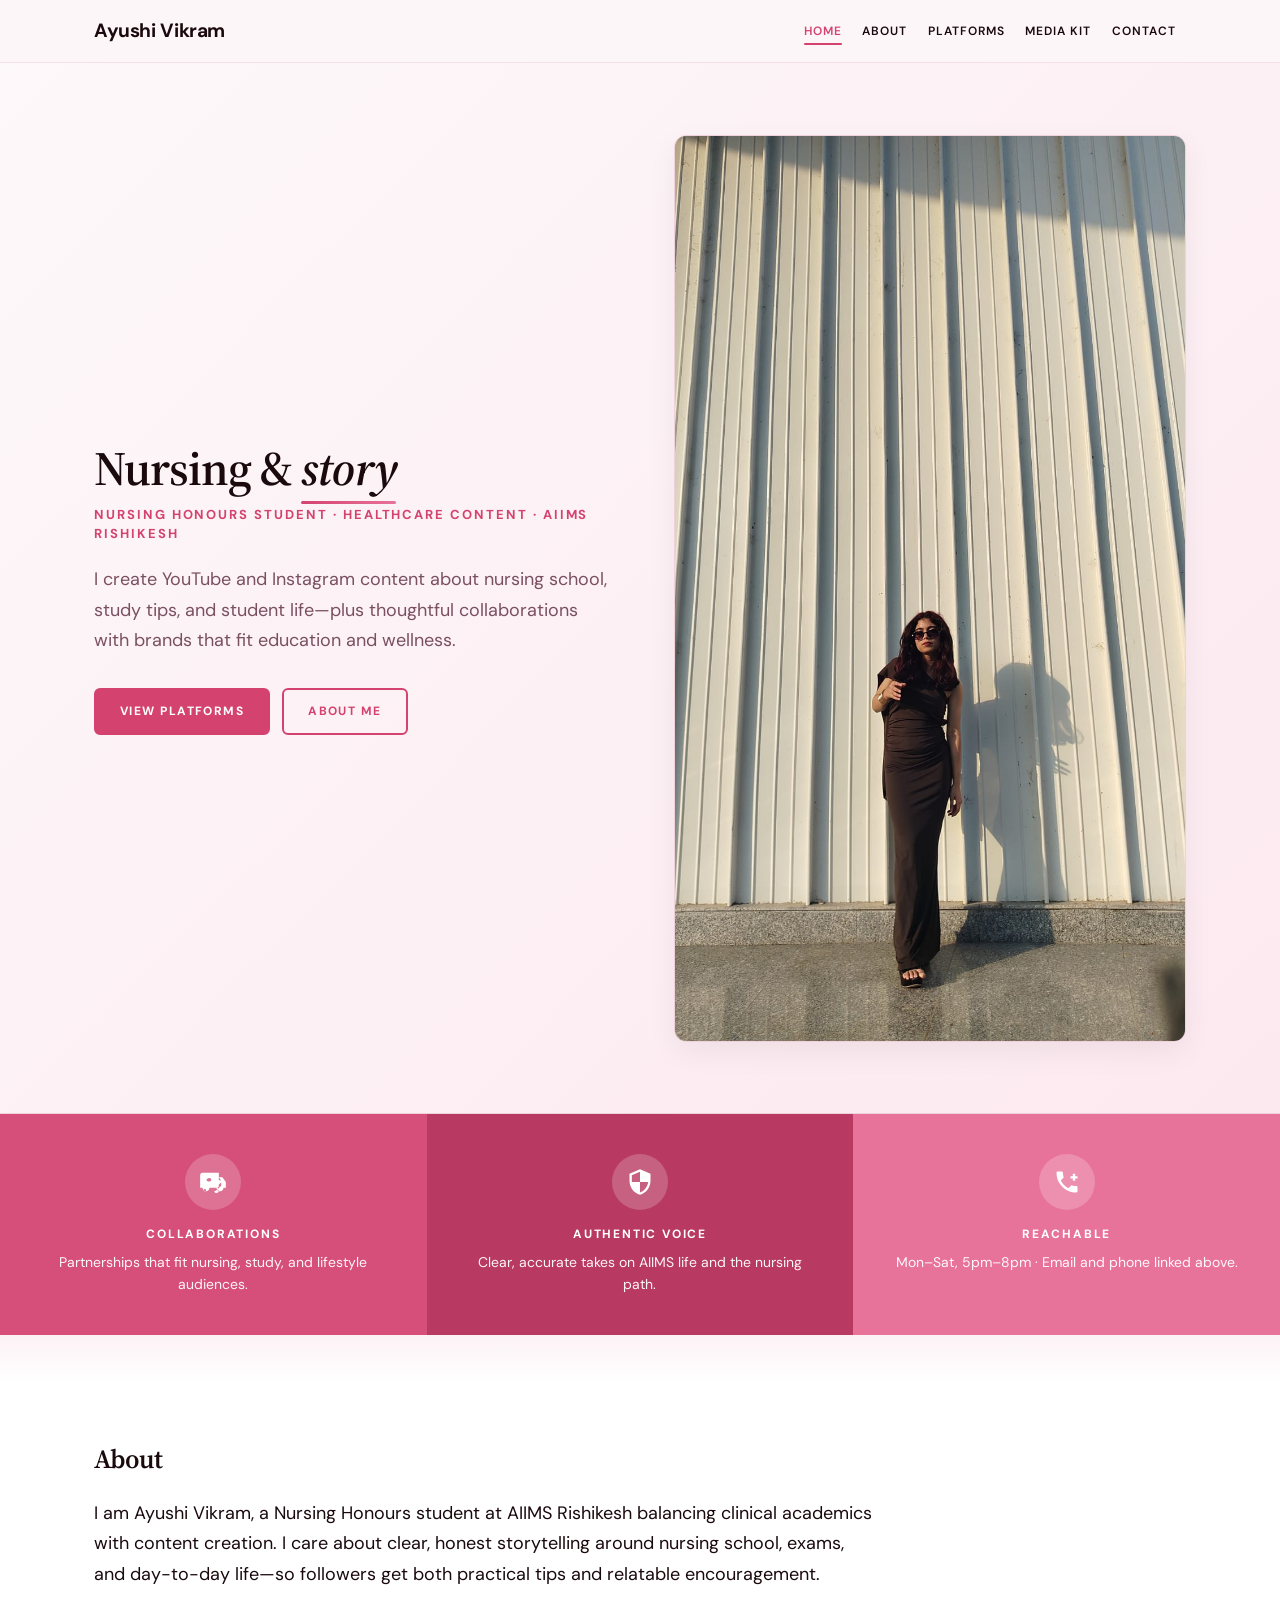
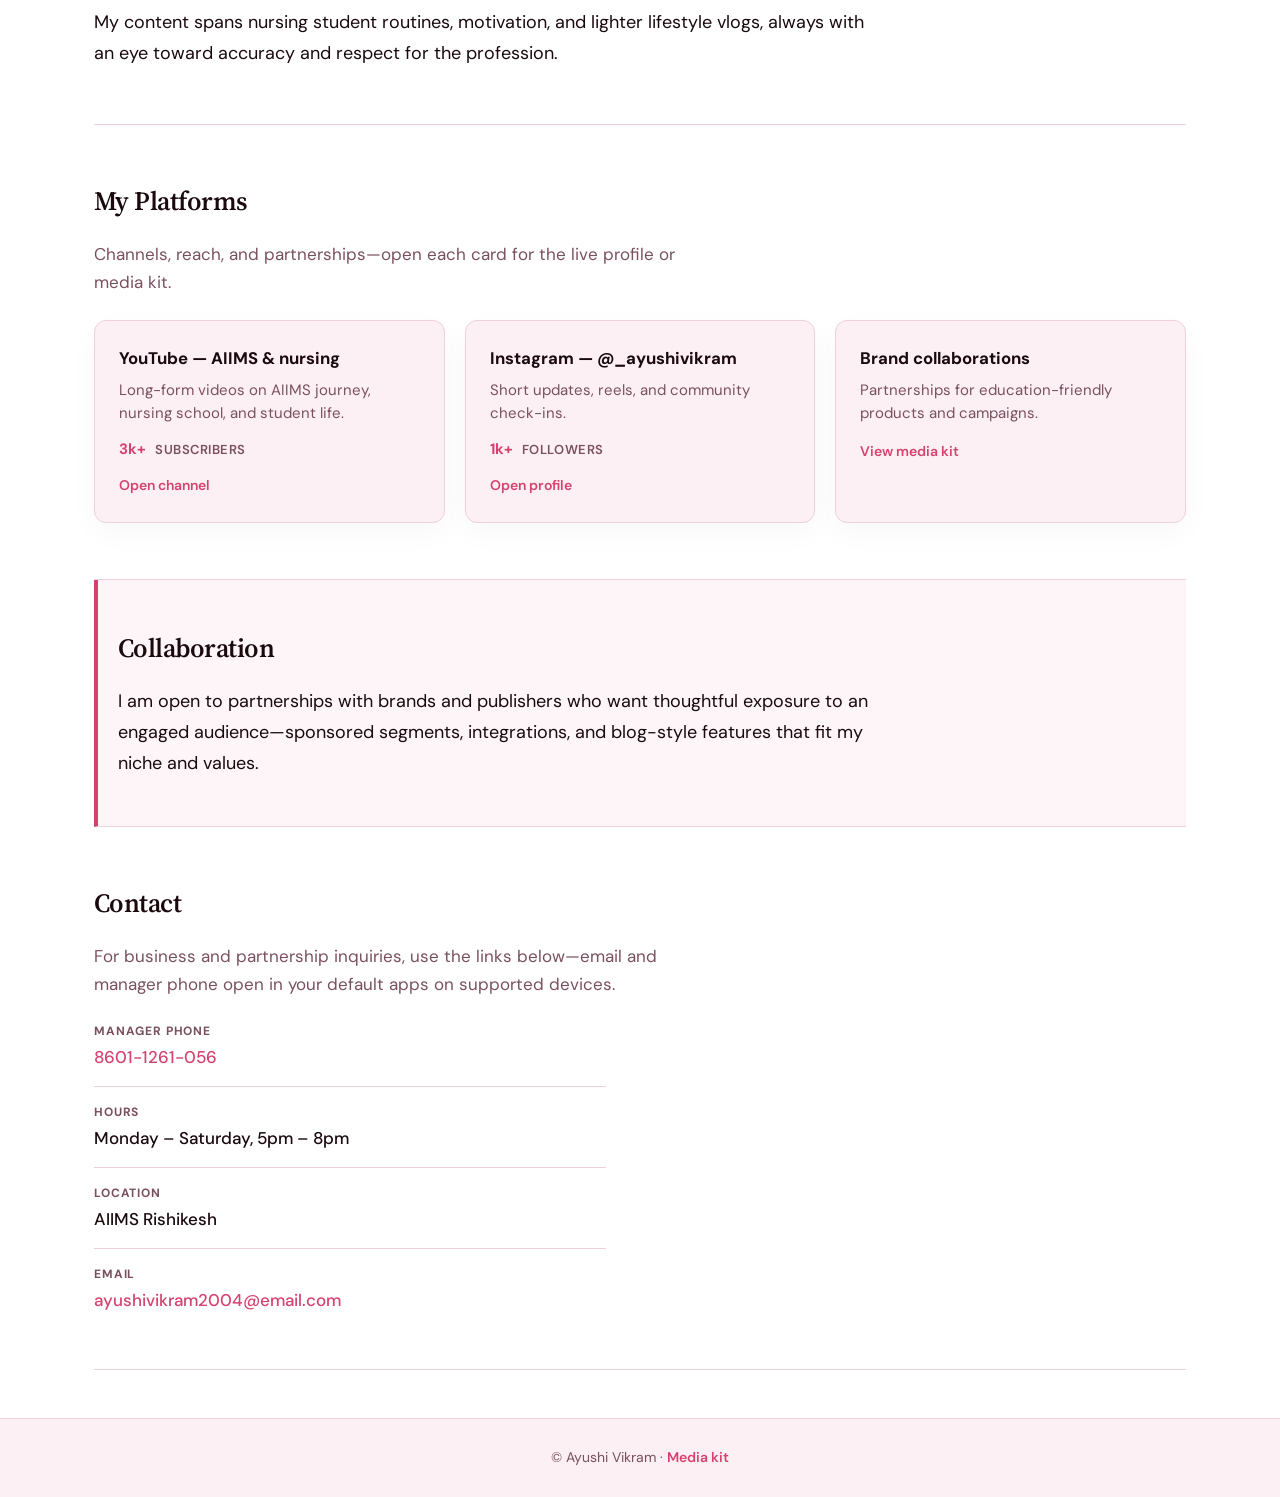
<file: index.html>
<!DOCTYPE html>
<html lang="en">
  <head>
    <meta charset="utf-8" />
    <meta name="viewport" content="width=device-width, initial-scale=1" />
    <title>Ayushi Vikram — Portfolio</title>
    <link rel="preconnect" href="https://fonts.googleapis.com" />
    <link rel="preconnect" href="https://fonts.gstatic.com" crossorigin />
    <link
      href="https://fonts.googleapis.com/css2?family=DM+Sans:ital,opsz,wght@0,9..40,400;0,9..40,500;0,9..40,600;0,9..40,700;1,9..40,400&family=Source+Serif+4:ital,opsz,wght@0,8..60,400;0,8..60,600;0,8..60,700;1,8..60,400&display=swap"
      rel="stylesheet"
    />
    <link rel="stylesheet" href="styles.css" />
  </head>
  <body class="page-home">
    <a class="skip-link" href="#main">Skip to content</a>

    <header class="site-head">
      <div class="site-head-bar">
        <a class="site-head__logo" href="index.html">Ayushi Vikram</a>
        <button class="nav-toggle" aria-label="Toggle navigation" aria-expanded="false">
          <span></span><span></span><span></span>
        </button>
        <nav class="site-head__nav" aria-label="Primary" id="site-nav">
          <ul class="site-nav__links">
            <li><a href="index.html" aria-current="page">Home</a></li>
            <li><a href="#about">About</a></li>
            <li><a href="#projects">Platforms</a></li>
            <li><a href="media-kit.html">Media kit</a></li>
            <li><a href="#contact">Contact</a></li>
          </ul>
        </nav>
      </div>
    </header>

    <main id="main">
      <section class="editorial-hero" aria-labelledby="home-heading">
        <div class="editorial-hero__inner">
          <div class="editorial-hero__copy">
            <h1 class="editorial-hero__display" id="home-heading">Nursing &amp; <span class="hero-highlight">story</span></h1>
            <p class="editorial-hero__sub">
              Nursing Honours student · Healthcare content · AIIMS Rishikesh
            </p>
            <p class="editorial-hero__lead">
              I create YouTube and Instagram content about nursing school, study tips, and student
              life—plus thoughtful collaborations with brands that fit education and wellness.
            </p>
            <div class="editorial-hero__actions">
              <a class="btn btn--hero-primary" href="#projects">View platforms</a>
              <a class="btn btn--hero-secondary" href="#about">About me</a>
            </div>
          </div>
          <div class="editorial-hero__figure">
            <img
              class="editorial-hero__photo"
              src="assets/model.jpeg"
              alt="Portrait of Ayushi Vikram"
              width="519"
              height="734"
            />
          </div>
        </div>
      </section>

      <section class="feature-strip" aria-label="Working together">
        <article class="feature-strip__card feature-strip__card--coral">
          <div class="feature-strip__icon" aria-hidden="true">
            <svg viewBox="0 0 24 24" width="28" height="28" fill="currentColor">
              <path
                d="M20 8h-3V4H3c-1.1 0-2 .9-2 2v11h2c0 1.66 1.34 3 3 3s3-1.34 3-3h6c0 1.66 1.34 3 3 3s3-1.34 3-3h2v-5l-3-4zm-3 0l1.96 2.5H17V8zm-9 3.5c-.83 0-1.5-.67-1.5-1.5S8.17 8.5 9 8.5s1.5.67 1.5 1.5-.67 1.5-1.5 1.5zM5 20c-.55 0-1-.45-1-1s.45-1 1-1 1 .45 1 1-.45 1-1 1zm14.16-3.09c-.09.04-.19.09-.29.09-.81 0-1.55-.5-1.84-1.26-.28-.75-.1-1.58.45-2.09l2.25-2.09H17V9h-4.29c-.05 0-.1 0-.14.01-.98.02-1.72.81-1.73 1.79-.01 1.03.82 1.87 1.85 1.88H19v2.5l-2.84 2.83c.43.37.69.9.69 1.48 0 1.1-.9 2-2 2-.87 0-1.61-.55-1.88-1.32zM17 18c-.55 0-1-.45-1-1s.45-1 1-1 1 .45 1 1-.45 1-1 1z"
              />
            </svg>
          </div>
          <h2 class="feature-strip__title">Collaborations</h2>
          <p class="feature-strip__text">Partnerships that fit nursing, study, and lifestyle audiences.</p>
        </article>
        <article class="feature-strip__card feature-strip__card--mint">
          <div class="feature-strip__icon" aria-hidden="true">
            <svg viewBox="0 0 24 24" width="28" height="28" fill="currentColor">
              <path
                d="M12 1L3 5v6c0 5.55 3.84 10.74 9 12 5.16-1.26 9-6.45 9-12V5l-9-4zm0 10.99h7c-.53 4.12-3.28 7.79-7 8.94V12H5V6.3l7-3.11v8.8z"
              />
            </svg>
          </div>
          <h2 class="feature-strip__title">Authentic voice</h2>
          <p class="feature-strip__text">Clear, accurate takes on AIIMS life and the nursing path.</p>
        </article>
        <article class="feature-strip__card feature-strip__card--mustard">
          <div class="feature-strip__icon" aria-hidden="true">
            <svg viewBox="0 0 24 24" width="28" height="28" fill="currentColor">
              <path
                d="M20 15.5c-1.25 0-2.45-.2-3.57-.57-.35-.11-.75-.03-1.02.24l-2.2 2.2c-2.83-1.44-5.15-3.75-6.59-6.59l2.2-2.21c.28-.26.36-.65.25-1C8.7 6.45 8.5 5.25 8.5 4c0-.55-.45-1-1-1H4c-.55 0-1 .45-1 1 0 9.39 7.61 17 17 17 .55 0 1-.45 1-1v-3.5c0-.55-.45-1-1-1zM19 9h2V7h-2V5h-2v2h-2v2h2v2h2V9z"
              />
            </svg>
          </div>
          <h2 class="feature-strip__title">Reachable</h2>
          <p class="feature-strip__text">Mon–Sat, 5pm–8pm · Email and phone linked above.</p>
        </article>
      </section>

      <div class="section-wave" aria-hidden="true"></div>

      <div class="layout-container">
        <section id="about" class="home-section" aria-labelledby="about-title">
          <h2 id="about-title" class="home-section__title">About</h2>
          <div class="home-section__prose">
            <p>
              I am Ayushi Vikram, a Nursing Honours student at AIIMS Rishikesh balancing clinical
              academics with content creation. I care about clear, honest storytelling around nursing school,
              exams, and day-to-day life—so followers get both practical tips and relatable
              encouragement.
            </p>
            <p>
              My content spans nursing student routines, motivation, and lighter lifestyle vlogs,
              always with an eye toward accuracy and respect for the profession.
            </p>
          </div>
        </section>

        <section id="projects" class="home-section" aria-labelledby="projects-title">
          <h2 id="projects-title" class="home-section__title">My Platforms</h2>
          <p class="home-section__lede">
            Channels, reach, and partnerships—open each card for the live profile or media kit.
          </p>
          <ul class="project-list">
            <li class="project-card">
              <h3 class="project-card__name">YouTube — AIIMS &amp; nursing</h3>
              <p class="project-card__desc">Long-form videos on AIIMS journey, nursing school, and student life.</p>
              <p class="project-card__reach">
                <span class="project-card__reach-value">3k+</span>
                <span class="project-card__reach-label">subscribers</span>
              </p>
              <a
                class="project-card__link"
                href="https://www.youtube.com/@ayushivikram"
                rel="noopener noreferrer"
                >Open channel</a
              >
            </li>
            <li class="project-card">
              <h3 class="project-card__name">Instagram — @_ayushivikram</h3>
              <p class="project-card__desc">Short updates, reels, and community check-ins.</p>
              <p class="project-card__reach">
                <span class="project-card__reach-value">1k+</span>
                <span class="project-card__reach-label">followers</span>
              </p>
              <a
                class="project-card__link"
                href="https://www.instagram.com/_ayushivikram"
                rel="noopener noreferrer"
                >Open profile</a
              >
            </li>
            <li class="project-card">
              <h3 class="project-card__name">Brand collaborations</h3>
              <p class="project-card__desc">Partnerships for education-friendly products and campaigns.</p>
              <a class="project-card__link" href="media-kit.html">View media kit</a>
            </li>
          </ul>
        </section>

        <section id="services" class="home-section home-section--accent" aria-labelledby="services-title">
          <h2 id="services-title" class="home-section__title">Collaboration</h2>
          <div class="home-section__prose">
            <p>
              I am open to partnerships with brands and publishers who want thoughtful exposure to an
              engaged audience—sponsored segments, integrations, and blog-style features that fit
              my niche and values.
            </p>
          </div>
        </section>

        <section id="contact" class="home-section" aria-labelledby="contact-title">
          <h2 id="contact-title" class="home-section__title">Contact</h2>
          <p class="home-section__lede">
            For business and partnership inquiries, use the links below—email and manager phone open in
            your default apps on supported devices.
          </p>
          <ul class="contact-block">
            <li>
              <span class="contact-block__label">Manager phone</span>
              <a class="contact-block__value" href="tel:+9186011261056">8601-1261-056</a>
            </li>
            <li>
              <span class="contact-block__label">Hours</span>
              <span class="contact-block__value">Monday – Saturday, 5pm – 8pm</span>
            </li>
            <li>
              <span class="contact-block__label">Location</span>
              <span class="contact-block__value">AIIMS Rishikesh</span>
            </li>
            <li>
              <span class="contact-block__label">Email</span>
              <a class="contact-block__value" href="mailto:ayushivikram2004@email.com"
                >ayushivikram2004@email.com</a
              >
            </li>
          </ul>
        </section>
      </div>
    </main>

    <footer class="site-footer">
      <p>© Ayushi Vikram · <a href="media-kit.html">Media kit</a></p>
    </footer>
  <script>
    const btn = document.querySelector('.nav-toggle');
    const nav = document.getElementById('site-nav');
    btn.addEventListener('click', () => {
      const open = btn.getAttribute('aria-expanded') === 'true';
      btn.setAttribute('aria-expanded', String(!open));
      nav.classList.toggle('is-open', !open);
    });
    // Close nav when a link is tapped on mobile
    nav.querySelectorAll('a').forEach(a => {
      a.addEventListener('click', () => {
        btn.setAttribute('aria-expanded', 'false');
        nav.classList.remove('is-open');
      });
    });
  </script>
  </body>
</html>
</file>
<file: styles.css>
/* Ayushi Vikram — portfolio */

/* —— Keyframe animations —— */
@keyframes gradientBG {
  0%   { background-position: 0% 50%; }
  50%  { background-position: 100% 50%; }
  100% { background-position: 0% 50%; }
}

@keyframes fadeSlideUp {
  from { opacity: 0; transform: translateY(22px); }
  to   { opacity: 1; transform: translateY(0); }
}

@keyframes float {
  0%, 100% { transform: translateY(0px); }
  50%       { transform: translateY(-10px); }
}

@keyframes zoomReveal {
  from { opacity: 0; transform: scale(1.06); }
  to   { opacity: 1; transform: scale(1); }
}

@keyframes glowPulse {
  0%, 100% { box-shadow: 0 10px 30px rgba(0,0,0,0.06), 0 0 0 0 rgba(212,67,111,0); }
  50%       { box-shadow: 0 18px 50px rgba(0,0,0,0.08), 0 0 30px 4px rgba(212,67,111,0.08); }
}

@keyframes underlineGrow {
  from { transform: scaleX(0); }
  to   { transform: scaleX(1); }
}
:root {
  --accent: #d4436f;
  --accent-hover: #b8325a;
  --black: #1a0a0e;
  --white: #ffffff;
  --surface: #fdf0f5;
  --border: #f0d0db;
  --text-muted: #7a5060;
  --feature-coral: #d64f7a;
  --feature-mint: #b83a62;
  --feature-mustard: #e8739a;
  --glass-bg: rgba(253, 245, 248, 0.85);
  --sans: "DM Sans", system-ui, sans-serif;
  --serif: "Source Serif 4", Georgia, serif;
  --max: 1140px;
}

*,
*::before,
*::after {
  box-sizing: border-box;
}

html {
  scroll-behavior: smooth;
}

body {
  margin: 0;
  font-family: var(--sans);
  font-size: 1rem;
  line-height: 1.55;
  color: var(--black);
  background: var(--white);
}

img {
  max-width: 100%;
  height: auto;
  display: block;
}

a {
  color: var(--accent);
  text-decoration: none;
}

a:hover {
  color: var(--accent-hover);
  text-decoration: underline;
}

:focus-visible {
  outline: 2px solid var(--accent);
  outline-offset: 2px;
}

.skip-link {
  position: absolute;
  left: -9999px;
  top: 0.75rem;
  z-index: 100;
  padding: 0.5rem 1rem;
  background: var(--black);
  color: var(--white);
  font-weight: 600;
}

.skip-link:focus-visible {
  left: 0.75rem;
  outline-color: var(--white);
}

/* —— Header: frosted glass sticky bar —— */
.site-head {
  position: sticky;
  top: 0;
  z-index: 200;
  background: var(--glass-bg);
  backdrop-filter: blur(12px);
  -webkit-backdrop-filter: blur(12px);
  border-bottom: 1px solid rgba(240, 208, 219, 0.6);
}

.site-head-bar {
  max-width: var(--max);
  margin: 0 auto;
  padding: 0.9rem clamp(1rem, 4vw, 1.5rem);
  display: flex;
  align-items: center;
  justify-content: space-between;
  gap: 1rem;
}

.site-head__logo {
  font-family: var(--sans);
  font-size: clamp(1.05rem, 2.2vw, 1.2rem);
  font-weight: 700;
  letter-spacing: -0.02em;
  color: var(--black);
  text-decoration: none;
  flex-shrink: 0;
}

.site-head__logo:hover {
  color: var(--accent);
  text-decoration: none;
}

/* —— Hamburger toggle button —— */
.nav-toggle {
  display: none;
  flex-direction: column;
  justify-content: center;
  gap: 5px;
  width: 40px;
  height: 40px;
  padding: 8px;
  background: none;
  border: none;
  cursor: pointer;
  border-radius: 6px;
  flex-shrink: 0;
}

.nav-toggle:focus-visible {
  outline: 2px solid var(--accent);
  outline-offset: 2px;
}

.nav-toggle span {
  display: block;
  height: 2px;
  background: var(--black);
  border-radius: 2px;
  transition: transform 0.3s ease, opacity 0.3s ease;
  transform-origin: center;
}

/* Hamburger → × animation */
.nav-toggle[aria-expanded="true"] span:nth-child(1) {
  transform: translateY(7px) rotate(45deg);
}
.nav-toggle[aria-expanded="true"] span:nth-child(2) {
  opacity: 0;
  transform: scaleX(0);
}
.nav-toggle[aria-expanded="true"] span:nth-child(3) {
  transform: translateY(-7px) rotate(-45deg);
}

/* —— Nav —— */
.site-head__nav {
  display: flex;
  justify-content: flex-end;
}

.site-nav__links {
  display: flex;
  flex-wrap: nowrap;
  justify-content: flex-end;
  gap: 0;
  list-style: none;
  margin: 0;
  padding: 0;
}

.site-nav__links a {
  position: relative;
  display: inline-block;
  padding: 0.45rem 0.65rem;
  font-size: 0.75rem;
  font-weight: 600;
  text-transform: uppercase;
  letter-spacing: 0.08em;
  color: var(--black);
  text-decoration: none;
}

/* Animated underline on nav links */
.site-nav__links a::after {
  content: '';
  position: absolute;
  bottom: 2px;
  left: 50%;
  height: 2px;
  width: 0;
  background: var(--accent);
  border-radius: 2px;
  transition: width 0.3s ease, left 0.3s ease;
}

.site-nav__links a:hover {
  color: var(--accent);
  text-decoration: none;
}

.site-nav__links a:hover::after,
.site-nav__links a[aria-current="page"]::after {
  width: calc(100% - 1.3rem);
  left: 0.65rem;
}

.site-nav__links a[aria-current="page"] {
  color: var(--accent);
  text-decoration: none;
}

/* —— Mobile nav: hamburger drawer —— */
@media (max-width: 767px) {
  .nav-toggle {
    display: flex;
  }

  .site-head__nav {
    position: absolute;
    top: 100%;
    left: 0;
    right: 0;
    background: var(--glass-bg);
    backdrop-filter: blur(12px);
    -webkit-backdrop-filter: blur(12px);
    border-bottom: 1px solid rgba(240, 208, 219, 0.6);
    overflow: hidden;
    max-height: 0;
    transition: max-height 0.35s ease;
    justify-content: flex-start;
  }

  .site-head__nav.is-open {
    max-height: 320px;
  }

  .site-nav__links {
    flex-direction: column;
    flex-wrap: nowrap;
    justify-content: flex-start;
    width: 100%;
    padding: 0.5rem 0 1rem;
  }

  .site-nav__links a {
    display: block;
    padding: 0.7rem clamp(1rem, 4vw, 1.5rem);
    font-size: 0.8125rem;
  }

  .site-nav__links a::after {
    display: none;
  }

  .site-nav__links a[aria-current="page"] {
    border-left: 3px solid var(--accent);
    padding-left: calc(clamp(1rem, 4vw, 1.5rem) - 3px);
  }
}

/* —— Media kit: section title (black bar) —— */
.section-title {
  margin: 0 0 1rem;
  padding: 0.5rem 0.85rem;
  font-family: var(--serif);
  font-size: 1.15rem;
  font-weight: 700;
  letter-spacing: 0.04em;
  text-transform: uppercase;
  background: var(--black);
  color: var(--white);
  display: inline-block;
}

/* —— Hero: animated gradient background —— */
.editorial-hero {
  background: linear-gradient(-45deg, #fdf0f5, #fffcfd, #fce4ec, #fdf8fa);
  background-size: 400% 400%;
  animation: gradientBG 15s ease infinite;
  border-bottom: 1px solid var(--border);
}

.editorial-hero__inner {
  width: 100%;
  max-width: var(--max);
  margin: 0 auto;
  padding: clamp(2.5rem, 6vw, 4.5rem) clamp(1rem, 4vw, 1.5rem);
  display: grid;
  grid-template-columns: 1fr;
  gap: clamp(2rem, 5vw, 3rem);
  align-items: center;
}

@media (min-width: 900px) {
  .editorial-hero__inner {
    grid-template-columns: repeat(12, minmax(0, 1fr));
    column-gap: 2.5rem;
  }

  .editorial-hero__copy {
    grid-column: span 6;
  }

  .editorial-hero__figure {
    grid-column: span 6;
  }
}

@media (min-width: 1280px) {
  .editorial-hero__inner {
    column-gap: 3.5rem;
  }
}

.editorial-hero__copy {
  max-width: 38rem;
}

.editorial-hero__display {
  margin: 0 0 0.75rem;
  font-family: var(--serif);
  font-size: clamp(1.85rem, 5.5vw, 3rem);
  font-weight: 600;
  line-height: 1.1;
  letter-spacing: -0.02em;
  color: var(--black);
  animation: fadeSlideUp 0.8s ease both;
  animation-delay: 0.2s;
}

.editorial-hero__sub {
  margin: 0 0 1.25rem;
  font-family: var(--sans);
  font-size: clamp(0.7rem, 1.5vw, 0.8125rem);
  font-weight: 700;
  line-height: 1.45;
  text-transform: uppercase;
  letter-spacing: 0.15em;
  color: var(--accent);
  animation: fadeSlideUp 0.8s ease both;
  animation-delay: 0.4s;
}

.editorial-hero__lead {
  margin: 0 0 2rem;
  font-size: clamp(1rem, 1.8vw, 1.125rem);
  line-height: 1.7;
  text-align: left;
  color: var(--text-muted);
  animation: fadeSlideUp 0.8s ease both;
  animation-delay: 0.6s;
}

.editorial-hero__actions {
  display: flex;
  flex-wrap: wrap;
  gap: 0.75rem;
  animation: fadeSlideUp 0.8s ease both;
  animation-delay: 0.8s;
}

.editorial-hero__figure {
  display: flex;
  justify-content: center;
  animation: float 6s ease-in-out infinite, fadeSlideUp 0.8s ease both;
  animation-delay: 0s, 0.5s;
}

/* Mobile: center portrait, constrain size */
@media (max-width: 899px) {
  .editorial-hero__figure {
    order: 2;
  }
  .editorial-hero__copy {
    order: 1;
  }
}

@media (min-width: 900px) {
  .editorial-hero__figure {
    justify-content: flex-end;
  }
}

.editorial-hero__photo {
  display: block;
  width: 100%;
  max-width: 72vw;
  height: auto;
  margin: 0 auto;
  border: 1px solid var(--border);
  border-radius: 12px;
  box-shadow: 0 10px 30px rgba(0, 0, 0, 0.06);
  /* Explicit properties to avoid shorthand parsing ambiguity */
  animation-name: zoomReveal, glowPulse;
  animation-duration: 1s, 4s;
  animation-timing-function: cubic-bezier(0.22, 1, 0.36, 1), ease-in-out;
  animation-delay: 0.5s, 1.6s;
  animation-iteration-count: 1, infinite;
  animation-fill-mode: both, none;
  transition: transform 0.5s cubic-bezier(0.22, 1, 0.36, 1), box-shadow 0.5s ease;
}

.editorial-hero__photo:hover {
  transform: scale(1.02);
  box-shadow: 0 20px 50px rgba(0, 0, 0, 0.1), 0 0 40px 6px rgba(212, 67, 111, 0.1);
}

@media (min-width: 480px) {
  .editorial-hero__photo {
    max-width: 320px;
  }
}

@media (min-width: 900px) {
  .editorial-hero__photo {
    width: min(100%, 30rem);
    max-width: min(100%, 30rem);
    margin-inline: 0;
  }
}

@media (min-width: 1280px) {
  .editorial-hero__photo {
    width: min(100%, 32rem);
    max-width: min(100%, 32rem);
  }
}

/* —— Buttons —— */
.btn {
  display: inline-flex;
  align-items: center;
  justify-content: center;
  padding: 0.75rem 1.5rem;
  font-family: var(--sans);
  font-size: 0.75rem;
  font-weight: 700;
  text-transform: uppercase;
  letter-spacing: 0.12em;
  text-decoration: none;
  border-radius: 6px;
  border: 2px solid transparent;
  cursor: pointer;
  transition: transform 0.3s ease, box-shadow 0.3s ease, background 0.3s ease, border-color 0.3s ease, color 0.3s ease;
}

.btn:hover {
  text-decoration: none;
}

.btn--hero-primary {
  background: var(--accent);
  border-color: var(--accent);
  color: var(--white);
}

.btn--hero-primary:hover {
  background: var(--accent-hover);
  border-color: var(--accent-hover);
  color: var(--white);
  transform: translateY(-2px);
  box-shadow: 0 8px 20px rgba(212, 67, 111, 0.3);
}

.btn--hero-secondary {
  background: transparent;
  border-color: var(--accent);
  color: var(--accent);
}

.btn--hero-secondary:hover {
  background: var(--accent);
  border-color: var(--accent);
  color: var(--white);
  transform: translateY(-2px);
  box-shadow: 0 8px 20px rgba(212, 67, 111, 0.2);
}

.btn--primary {
  background: var(--accent);
  border-color: var(--accent);
  color: var(--white);
}

.btn--primary:hover {
  background: var(--accent-hover);
  border-color: var(--accent-hover);
  color: var(--white);
  transform: translateY(-2px);
  box-shadow: 0 8px 20px rgba(212, 67, 111, 0.3);
}

.btn--ghost {
  background: transparent;
  border-color: var(--border);
  color: var(--black);
}

.btn--ghost:hover {
  border-color: var(--accent);
  color: var(--accent);
  transform: translateY(-2px);
}

/* —— Feature strip (three columns) —— */
.feature-strip {
  display: grid;
  grid-template-columns: 1fr;
}

@media (min-width: 768px) {
  .feature-strip {
    grid-template-columns: repeat(3, 1fr);
  }
}

.feature-strip__card {
  padding: clamp(1.75rem, 4vw, 2.5rem) clamp(1.25rem, 3vw, 2rem);
  text-align: center;
  color: var(--white);
}

.feature-strip__card--coral {
  background: var(--feature-coral);
}

.feature-strip__card--mint {
  background: var(--feature-mint);
}

.feature-strip__card--mustard {
  background: var(--feature-mustard);
}

.feature-strip__icon {
  display: flex;
  align-items: center;
  justify-content: center;
  width: 56px;
  height: 56px;
  margin: 0 auto 1rem;
  border-radius: 50%;
  background: rgba(255, 255, 255, 0.2);
  color: var(--white);
}

.feature-strip__title {
  margin: 0 0 0.5rem;
  font-size: 0.75rem;
  font-weight: 700;
  text-transform: uppercase;
  letter-spacing: 0.15em;
  line-height: 1.35;
}

.feature-strip__text {
  margin: 0;
  font-size: 0.875rem;
  line-height: 1.6;
  opacity: 0.95;
  max-width: 22rem;
  margin-left: auto;
  margin-right: auto;
}

/* —— Layout: 12-column content grid —— */
.layout-container {
  max-width: var(--max);
  margin: 0 auto;
  padding: 0 clamp(1rem, 4vw, 1.5rem) 3rem;
  display: grid;
  grid-template-columns: repeat(12, minmax(0, 1fr));
  column-gap: 1.5rem;
}

/* —— Home: sections —— */
.home-section {
  grid-column: 1 / -1;
  padding: clamp(2.5rem, 5vw, 3.5rem) 0;
  border-bottom: 1px solid var(--border);
}

.home-section--accent {
  margin-top: 0;
  padding: clamp(2rem, 4vw, 3rem) 1.25rem;
  background: rgba(212, 67, 111, 0.05);
  border-bottom: 1px solid var(--border);
  border-left: 4px solid var(--accent);
}

.home-section__title {
  margin: 0 0 1.1rem;
  font-family: var(--serif);
  font-size: clamp(1.35rem, 2.2vw, 1.65rem);
  font-weight: 600;
  letter-spacing: -0.02em;
  color: var(--black);
}

.home-section__lede {
  margin: 0 0 1.5rem;
  max-width: 52ch;
  font-size: 1.0625rem;
  line-height: 1.65;
  color: var(--text-muted);
  text-align: left;
}

.home-section__prose {
  max-width: 65ch;
  font-size: clamp(1.0625rem, 1.5vw, 1.125rem);
  line-height: 1.7;
  text-align: left;
  color: var(--black);
}

.home-section__prose p {
  margin: 0;
}

.home-section__prose p + p {
  margin-top: 1.1rem;
}

.project-list {
  list-style: none;
  margin: 0;
  padding: 0;
  display: grid;
  gap: 1.25rem;
  grid-template-columns: repeat(auto-fit, minmax(260px, 1fr));
}

.project-card {
  padding: 1.5rem 1.5rem;
  border: 1px solid var(--border);
  border-radius: 12px;
  background: var(--surface);
  box-shadow: 0 10px 30px rgba(0, 0, 0, 0.03);
  transition: transform 0.3s ease, box-shadow 0.3s ease, border-color 0.3s ease, background 0.3s ease;
}

.project-card:hover {
  transform: translateY(-8px);
  box-shadow: 0 24px 48px rgba(212, 67, 111, 0.18), 0 6px 16px rgba(212, 67, 111, 0.1);
  border-color: var(--accent);
  background: #fff5f8;
}

.project-card__name {
  margin: 0 0 0.5rem;
  font-size: 1.05rem;
  font-weight: 700;
}

.project-card__desc {
  margin: 0 0 0.85rem;
  font-size: 0.9375rem;
  line-height: 1.55;
  color: var(--text-muted);
}

.project-card__reach {
  margin: 0 0 0.85rem;
  font-size: 0.9375rem;
  line-height: 1.35;
  color: var(--text-muted);
}

.project-card__reach-value {
  font-weight: 700;
  color: var(--accent);
  margin-right: 0.35em;
}

.project-card__reach-label {
  font-size: 0.8125rem;
  font-weight: 600;
  letter-spacing: 0.04em;
  text-transform: uppercase;
}

.project-card__link {
  font-weight: 600;
  font-size: 0.875rem;
}

.contact-block {
  list-style: none;
  margin: 0;
  padding: 0;
  max-width: 32rem;
  display: grid;
  gap: 1rem;
}

.contact-block li {
  display: grid;
  gap: 0.2rem;
  padding-bottom: 1rem;
  border-bottom: 1px solid var(--border);
}

.contact-block li:last-child {
  border-bottom: none;
  padding-bottom: 0;
}

.contact-block__label {
  font-size: 0.75rem;
  font-weight: 700;
  text-transform: uppercase;
  letter-spacing: 0.07em;
  color: var(--text-muted);
}

.contact-block__value {
  font-size: 1.0625rem;
  font-weight: 500;
  color: var(--black);
  text-decoration: none;
}

a.contact-block__value {
  color: var(--accent);
}

a.contact-block__value:hover {
  text-decoration: underline;
}

.site-footer {
  text-align: center;
  padding: 1.75rem clamp(1rem, 4vw, 1.5rem);
  font-size: 0.875rem;
  color: var(--text-muted);
  border-top: 1px solid var(--border);
  background: var(--surface);
}

.site-footer p {
  margin: 0;
}

.site-footer a {
  font-weight: 600;
}

/* —— Media kit page —— */
.page-media .hero-compact {
  background: linear-gradient(135deg, var(--surface) 0%, rgba(212, 67, 111, 0.08) 100%);
  padding: 1.5rem clamp(1rem, 4vw, 1.5rem) 2rem;
  border-bottom: 1px solid var(--border);
}

.page-media .hero-compact__inner {
  max-width: var(--max);
  margin: 0 auto;
}

.hero-compact__title {
  font-family: var(--serif);
  font-size: clamp(1.5rem, 3vw, 2rem);
  font-weight: 600;
  letter-spacing: -0.02em;
  margin: 0 0 0.5rem;
}

.hero-compact__lead {
  margin: 0;
  max-width: 36em;
  font-size: 1.0625rem;
  line-height: 1.6;
  color: var(--text-muted);
}

.mk-section {
  padding: 2.5rem clamp(1rem, 4vw, 1.5rem);
  max-width: var(--max);
  margin: 0 auto;
}

.mk-section + .mk-section {
  border-top: 1px solid var(--border);
}

.mk-stats {
  display: grid;
  grid-template-columns: repeat(auto-fit, minmax(160px, 1fr));
  gap: 1rem;
  margin-bottom: 1.5rem;
}

.stat-card {
  padding: 1rem 1.1rem;
  border: 1px solid var(--border);
  border-radius: 12px;
  background: var(--white);
  box-shadow: 0 10px 30px rgba(0, 0, 0, 0.03);
}

.stat-card__value {
  font-family: var(--sans);
  font-size: 1.5rem;
  font-weight: 700;
}

.stat-card__label {
  font-size: 0.78rem;
  text-transform: uppercase;
  letter-spacing: 0.06em;
  margin-top: 0.25rem;
  color: var(--text-muted);
}

.mk-shorts-grid {
  list-style: none;
  margin: 0;
  padding: 0;
  display: grid;
  grid-template-columns: repeat(auto-fill, minmax(10.5rem, 1fr));
  gap: 1rem;
}

@media (min-width: 640px) {
  .mk-shorts-grid {
    grid-template-columns: repeat(auto-fill, minmax(12rem, 1fr));
  }
}

@media (min-width: 960px) {
  .mk-shorts-grid {
    grid-template-columns: repeat(4, minmax(0, 1fr));
  }
}

.mk-short-card {
  display: flex;
  flex-direction: column;
  height: 100%;
  border: 1px solid var(--border);
  border-radius: 12px;
  overflow: hidden;
  background: var(--white);
  color: var(--black);
  text-decoration: none;
  box-shadow: 0 10px 30px rgba(0, 0, 0, 0.03);
  transition: transform 0.3s ease, box-shadow 0.3s ease, border-color 0.3s ease;
}

.mk-short-card:hover {
  border-color: var(--accent);
  box-shadow: 0 16px 40px rgba(212, 67, 111, 0.1);
  transform: translateY(-3px);
}

.mk-short-card:focus-visible {
  outline: 2px solid var(--accent);
  outline-offset: 2px;
}

.mk-short-card__thumb {
  display: block;
  width: 100%;
  aspect-ratio: 9 / 16;
  object-fit: cover;
  background: var(--black);
}

.mk-short-card__title {
  flex: 1 1 auto;
  padding: 0.65rem 0.75rem 0.15rem;
  font-size: 0.8125rem;
  font-weight: 600;
  line-height: 1.35;
  color: var(--black);
}

.mk-short-card__cta {
  padding: 0 0.75rem 0.75rem;
  font-size: 0.7rem;
  font-weight: 700;
  letter-spacing: 0.15em;
  text-transform: uppercase;
  color: var(--accent);
}

.chart-box {
  display: flex;
  flex-direction: column;
  height: 100%;
  padding: 1rem;
  border: 1px solid var(--border);
  border-radius: 12px;
  background: var(--surface);
  min-height: 0;
  box-shadow: 0 10px 30px rgba(0, 0, 0, 0.03);
}

.chart-box h4 {
  flex-shrink: 0;
  margin: 0 0 0.75rem;
  font-size: 0.75rem;
  line-height: 1.35;
  min-height: 2.7em;
  text-transform: uppercase;
  letter-spacing: 0.15em;
  font-weight: 700;
}

.chart-box__plot {
  position: relative;
  flex: 1 1 auto;
  width: 100%;
  min-height: 240px;
  height: 240px;
  display: flex;
  align-items: center;
  justify-content: center;
}

.chart-box__plot canvas {
  max-width: 100%;
}

.ig-grid-2 {
  display: grid;
  grid-template-columns: 1fr 1fr;
  gap: 1.5rem;
  align-items: stretch;
}

@media (max-width: 719px) {
  .ig-grid-2 {
    grid-template-columns: 1fr;
  }
}

.list-plain {
  margin: 0;
  padding-left: 1.1rem;
  font-size: 0.95rem;
}

.list-plain li + li {
  margin-top: 0.35rem;
}

.mk-content-heading {
  margin: 1.75rem 0 0.85rem;
  font-family: var(--sans);
  font-size: 0.75rem;
  font-weight: 700;
  letter-spacing: 0.15em;
  text-transform: uppercase;
  color: var(--text-muted);
}

.mk-content-grid {
  list-style: none;
  margin: 0;
  padding: 0;
  display: grid;
  gap: 1rem;
  grid-template-columns: repeat(auto-fit, minmax(min(100%, 15rem), 1fr));
}

/* YouTube + Instagram rows: cap at 2 columns on wide screens */
@media (min-width: 760px) {
  .mk-content-grid--youtube,
  .mk-content-grid--instagram {
    grid-template-columns: repeat(2, minmax(0, 1fr));
  }
}

/* Thumbnails: 1 → 2×2 → 4 */
@media (min-width: 560px) {
  .mk-content-grid--thumbnails {
    grid-template-columns: repeat(2, minmax(0, 1fr));
  }
}

@media (min-width: 1100px) {
  .mk-content-grid--thumbnails {
    grid-template-columns: repeat(4, minmax(0, 1fr));
  }
}

.mk-content-card {
  display: flex;
  flex-direction: column;
  height: 100%;
  border: 1px solid var(--border);
  border-radius: 12px;
  overflow: hidden;
  background: var(--white);
  color: var(--black);
  text-decoration: none;
  box-shadow: 0 10px 30px rgba(0, 0, 0, 0.03);
  transition: transform 0.3s ease, box-shadow 0.3s ease, border-color 0.3s ease;
}

.mk-content-card:hover {
  border-color: var(--accent);
  box-shadow: 0 16px 40px rgba(212, 67, 111, 0.1);
  transform: translateY(-3px);
}

.mk-content-card:focus-visible {
  outline: 2px solid var(--accent);
  outline-offset: 2px;
}

.mk-content-card__thumb {
  display: block;
  width: 100%;
  aspect-ratio: 16 / 9;
  object-fit: cover;
  background: var(--black);
}

.mk-content-card__thumb--reel {
  aspect-ratio: 9 / 16;
}

.mk-content-card__body {
  display: flex;
  flex-direction: column;
  flex: 1 1 auto;
  gap: 0.35rem;
  padding: 0.85rem 1rem 1rem;
}

.mk-content-card__platform {
  font-size: 0.65rem;
  font-weight: 700;
  letter-spacing: 0.15em;
  text-transform: uppercase;
  color: var(--text-muted);
}

.mk-content-card__title {
  font-size: 0.9rem;
  font-weight: 600;
  line-height: 1.35;
}

.mk-content-card__meta {
  font-size: 0.875rem;
  font-weight: 700;
  color: var(--accent);
}

.mk-content-card__cta {
  margin-top: auto;
  padding-top: 0.35rem;
  font-size: 0.7rem;
  font-weight: 700;
  letter-spacing: 0.15em;
  text-transform: uppercase;
  color: var(--accent);
}

.mk-cta {
  position: relative;
  margin-top: 2rem;
  padding: 2.5rem clamp(1rem, 4vw, 1.5rem) 3rem;
  overflow: hidden;
}

.mk-cta__bg {
  position: absolute;
  inset: 0;
  background: rgba(212, 67, 111, 0.08);
  clip-path: polygon(12% 0, 100% 0, 100% 100%, 0 100%);
  z-index: 0;
}

.mk-cta__inner {
  position: relative;
  z-index: 1;
  max-width: var(--max);
  margin: 0 auto;
  display: grid;
  gap: 1rem;
}

@media (min-width: 640px) {
  .mk-cta__inner {
    margin-left: auto;
    width: min(100%, 520px);
  }
}

.social-row {
  display: flex;
  align-items: center;
  gap: 0.85rem;
  padding: 0.65rem 0;
  border-bottom: 1px solid var(--border);
  font-weight: 600;
  font-size: 0.95rem;
  color: var(--black);
  text-decoration: none;
  transition: color 0.3s ease;
}

.social-row:last-child {
  border-bottom: none;
}

.social-row svg {
  width: 28px;
  height: 28px;
  flex-shrink: 0;
}

.social-row:hover {
  color: var(--accent);
  text-decoration: none;
}

/* —— Hero headline word highlight ("story") —— */
.hero-highlight {
  font-style: italic;
  position: relative;
}

.hero-highlight::after {
  content: '';
  position: absolute;
  bottom: -3px;
  left: 0;
  width: 100%;
  height: 3px;
  background: linear-gradient(90deg, var(--accent), var(--feature-mustard));
  border-radius: 2px;
  transform-origin: left center;
  transform: scaleX(0);
  animation: underlineGrow 0.6s cubic-bezier(0.22, 1, 0.36, 1) forwards;
  animation-delay: 1.2s;
}

/* —— Section wave divider (feature-strip → content) —— */
.section-wave {
  height: 3rem;
  background: linear-gradient(to bottom, rgba(212, 67, 111, 0.07), transparent);
}

/* —— Reduced-motion safety —— */
@media (prefers-reduced-motion: reduce) {
  .editorial-hero {
    animation: none;
    background: var(--surface);
  }

  .editorial-hero__display,
  .editorial-hero__sub,
  .editorial-hero__lead,
  .editorial-hero__actions,
  .editorial-hero__figure {
    animation: none;
    opacity: 1;
    transform: none;
  }

  .hero-highlight::after {
    animation: none;
    transform: scaleX(1);
  }

  .editorial-hero__photo {
    animation: none;
    opacity: 1;
    transform: scale(1);
    box-shadow: 0 10px 30px rgba(0, 0, 0, 0.06);
  }
}
</file>
